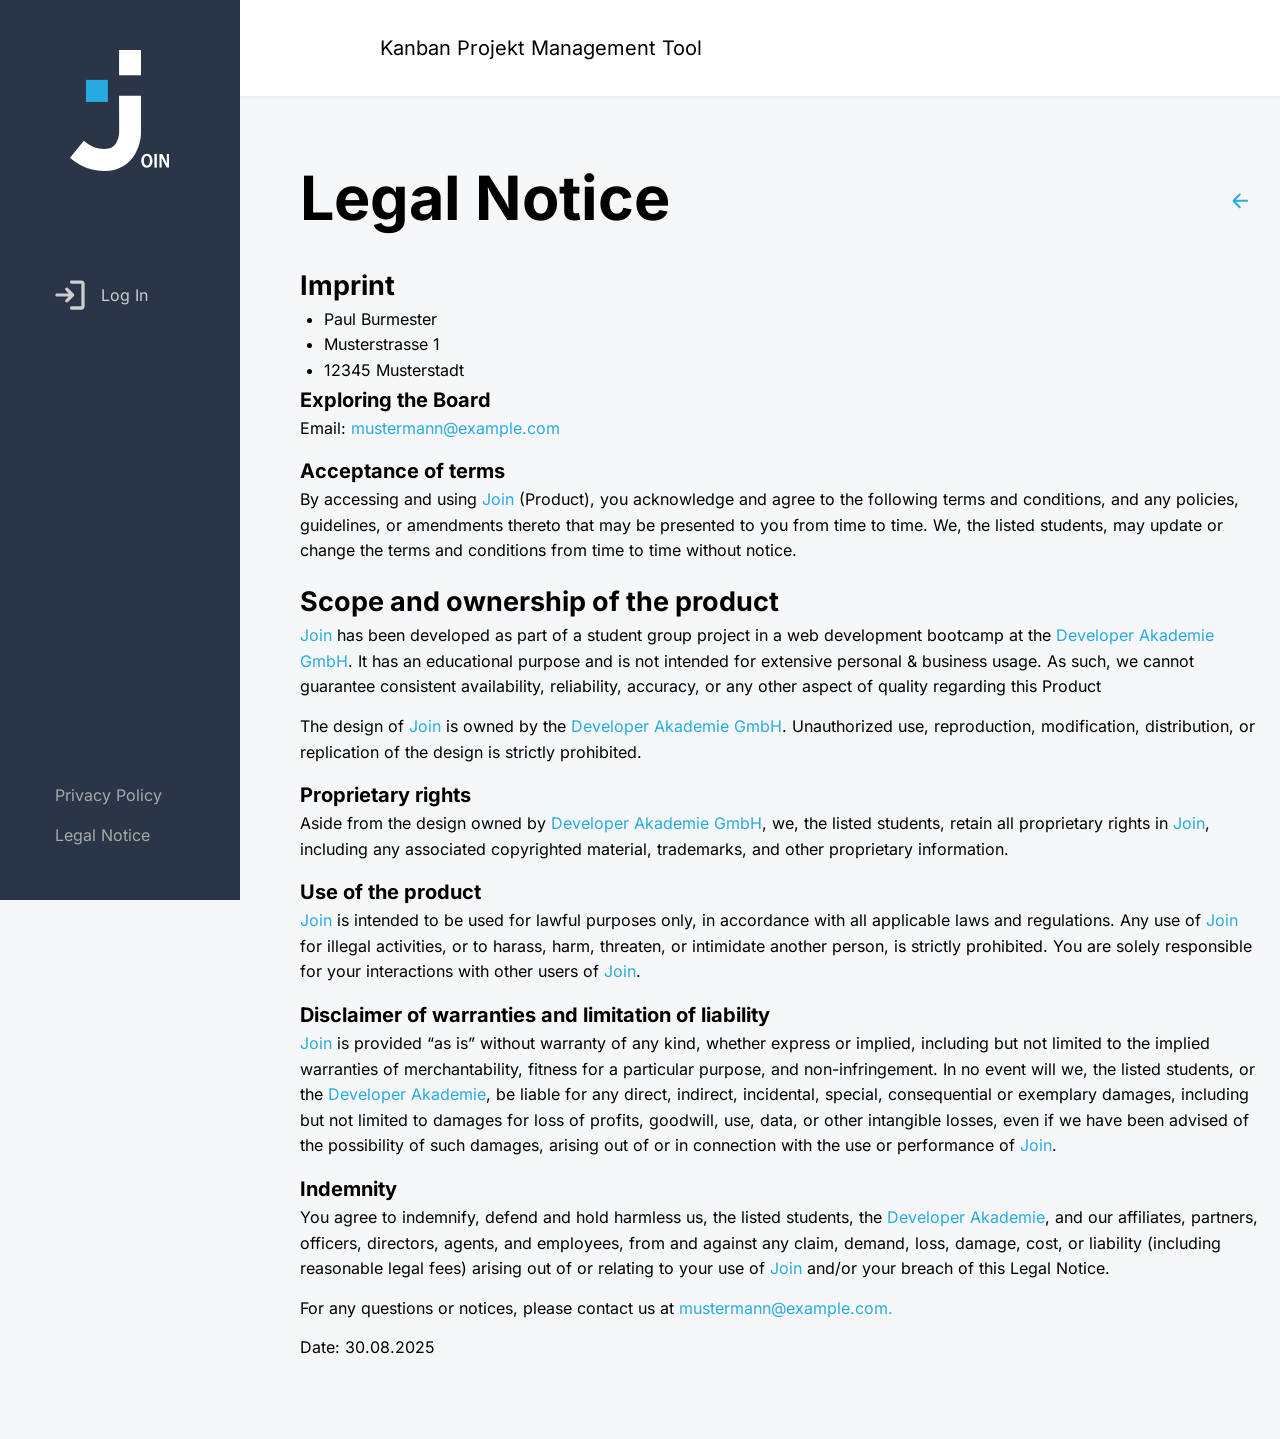
<file: html/legalNotice.html>
<!DOCTYPE html>
<html lang="en">
  <head>
    <meta charset="utf-8" />
    <meta name="viewport" content="width=device-width, initial-scale=1" />
    <title>Join – Legal Notice</title>
    <link rel="shortcut icon" href="../assets/svg/join_logo.svg" type="image/x-icon" />
    <link rel="stylesheet" href="../styles/fonts.css" />
    <link rel="stylesheet" href="../style.css" />
    <link rel="stylesheet" href="../styles/standard.css" />
    <link rel="stylesheet" href="../styles/legal.css" />
    <link rel="stylesheet" href="../styles/colors.css" />
  </head>
  <body onload="sidebarHeaderInit()">
    <header id="header">
      <div class="header-content" id="header">
        <img src="../assets/svg/join_logo_small.svg" class="headerLogo" style="height: 39px" alt="Join Logo" />
        <h6>Kanban Projekt Management Tool</h6>
        <nav id="headerNav" class="header-nav">
          <a href="../html/help.html" class="help-link" aria-label="Help">
            <img class="helper" src="../assets/svg/help.svg" alt="Hilfe" />
          </a>
          <div id="userAvatar" class="header-avatar" title="Profil" onclick="toggleProfileMenu(event)"></div>
          <div id="guestAvatar" class="avatar-wrapper" title="Gast" onclick="toggleProfileMenu(event)">
            <img class="default" src="../assets/img/guest.png" alt="Gastprofil" />
            <img class="hover" src="../assets/img/guest-hover.png" alt="Gastprofil Hover" />
          </div>
          <div id="profileMenu" class="profile-menu" style="display: none">
            <a class="menu-item helpMobile" href="../html/help.html">Help</a>
            <a class="menu-item" href="../html/legalNotice.html">Legal Notice</a>
            <a class="menu-item" href="../html/privacyPolicy.html">Privacy Policy</a>
            <a class="menu-item" href="../index.html" onclick="logout()">Log Out</a>
          </div>
        </nav>
      </div>
    </header>
    <aside id="sidebar">
      <aside class="sidebar">
        <div class="sb-header">
          <img class="join-logo" src="../assets/svg/join_logo_white.svg" alt="Join Logo" />
        </div>
        <ul id="internalSidebar" class="nav-list d_none">
          <li class="nav-item">
            <a class="nav-link" href="../html/summary.html">
              <span class="icon"><img src="../assets/svg/summary.svg" alt="Summary" /></span>
              <span>Summary</span>
            </a>
          </li>
          <li class="nav-item">
            <a class="nav-link" href="../html/addTask.html">
              <span class="icon"><img src="../assets/svg/add_task.svg" alt="Add Task" /></span>
              <span>Add Task</span>
            </a>
          </li>
          <li class="nav-item">
            <a class="nav-link" href="../html/board.html">
              <span class="icon"><img src="../assets/svg/board.svg" alt="Board" /></span>
              <span>Board</span>
            </a>
          </li>
          <li class="nav-item">
            <a class="nav-link" href="../html/contacts.html">
              <span class="icon"><img src="../assets/svg/contacts.svg" alt="Contacts" /></span>
              <span>Contacts</span>
            </a>
          </li>
        </ul>
        <ul id="externalSidebar" class="nav-list d_none">
          <li class="nav-item">
            <a onclick="showLoginScreen()" class="nav-link" href="../index.html">
              <span class="icon"><img src="../assets/svg/login.svg" alt="Log In" /></span>
              <span>Log In</span>
            </a>
          </li>
          <div class="external-sb-footer">
            <a class="nav-link" href="../html/privacyPolicy.html">Privacy Policy</a>
            <a class="nav-link" href="../html/legalNotice.html">Legal Notice</a>
          </div>
        </ul>
        <div class="sb-footer">
          <a href="../html/privacyPolicy.html">Privacy Policy</a>
          <a href="../html/legalNotice.html">Legal Notice</a>
        </div>
      </aside>
    </aside>
    <main class="legalContent">
      <h1>Legal Notice</h1>
      <img class="scroll-arrow" src="../assets/svg/Default-arrow.svg" alt="Go back" onclick="backArrow()" />
      <h3 class="font_700_27">Imprint</h3>
      <ul>
        <li>Paul Burmester</li>
        <li>Musterstrasse 1</li>
        <li>12345 Musterstadt</li>
      </ul>
      <h5>Exploring the Board</h5>
      <p>Email: <a href=""> mustermann@example.com</a></p>
      <h5>Acceptance of terms</h5>
      <p>
        By accessing and using <a href="join-1323.developerakademie.net">Join</a> (Product), you acknowledge and agree to the following terms and conditions, and any policies, guidelines, or
        amendments thereto that may be presented to you from time to time. We, the listed students, may update or change the terms and conditions from time to time without notice.
      </p>
      <h3>Scope and ownership of the product</h3>
      <p>
        <a href="join-1323.developerakademie.net">Join</a> has been developed as part of a student group project in a web development bootcamp at the
        <a href="https://developerakademie.com/">Developer Akademie GmbH</a>. It has an educational purpose and is not intended for extensive personal & business usage. As such, we cannot guarantee
        consistent availability, reliability, accuracy, or any other aspect of quality regarding this Product
      </p>
      <p>
        The design of <a href="join-1323.developerakademie.net">Join</a> is owned by the <a href="https://developerakademie.com/">Developer Akademie GmbH</a>. Unauthorized use, reproduction,
        modification, distribution, or replication of the design is strictly prohibited.
      </p>
      <h5>Proprietary rights</h5>
      <p>
        Aside from the design owned by <a href="https://developerakademie.com/">Developer Akademie GmbH</a>, we, the listed students, retain all proprietary rights in
        <a href="join-1323.developerakademie.net">Join</a>, including any associated copyrighted material, trademarks, and other proprietary information.
      </p>
      <h5>Use of the product</h5>
      <p>
        <a href="join-1323.developerakademie.net">Join</a> is intended to be used for lawful purposes only, in accordance with all applicable laws and regulations. Any use of
        <a href="join-1323.developerakademie.net">Join</a> for illegal activities, or to harass, harm, threaten, or intimidate another person, is strictly prohibited. You are solely responsible for
        your interactions with other users of <a href="join-1323.developerakademie.net">Join</a>.
      </p>
      <h5>Disclaimer of warranties and limitation of liability</h5>
      <p>
        <a href="join-1323.developerakademie.net">Join</a> is provided “as is” without warranty of any kind, whether express or implied, including but not limited to the implied warranties of
        merchantability, fitness for a particular purpose, and non-infringement. In no event will we, the listed students, or the <a href="https://developerakademie.com/">Developer Akademie</a>, be
        liable for any direct, indirect, incidental, special, consequential or exemplary damages, including but not limited to damages for loss of profits, goodwill, use, data, or other intangible
        losses, even if we have been advised of the possibility of such damages, arising out of or in connection with the use or performance of <a href="join-1323.developerakademie.net">Join</a>.
      </p>
      <h5>Indemnity</h5>
      <p>
        You agree to indemnify, defend and hold harmless us, the listed students, the <a href="https://developerakademie.com/">Developer Akademie</a>, and our affiliates, partners, officers,
        directors, agents, and employees, from and against any claim, demand, loss, damage, cost, or liability (including reasonable legal fees) arising out of or relating to your use of
        <a href="join-1323.developerakademie.net">Join</a> and/or your breach of this Legal Notice.
      </p>
      <p>For any questions or notices, please contact us at <a href="">mustermann@example.com.</a></p>
      <p>Date: 30.08.2025</p>
    </main>
    <script src="../scripts/logIn.js"></script>
    <script src="../script.js"></script>
  </body>
</html>
</file>
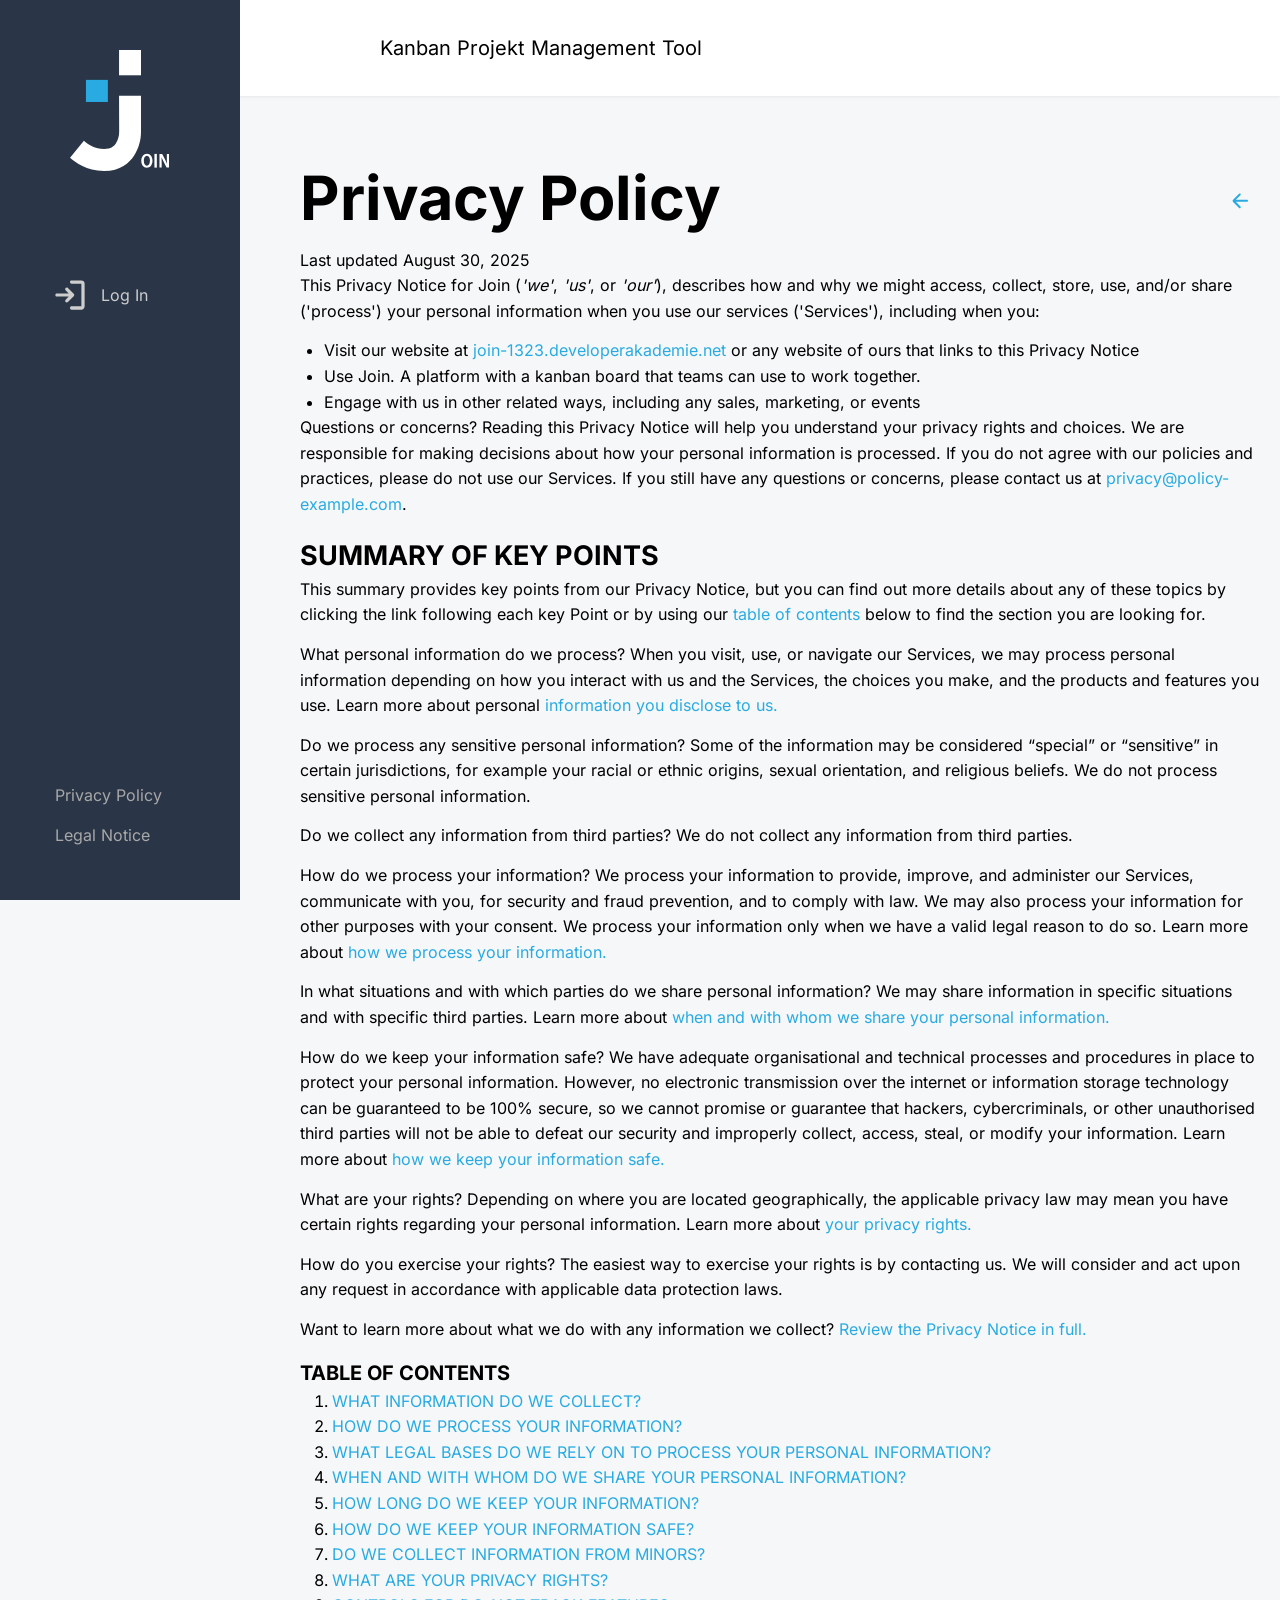
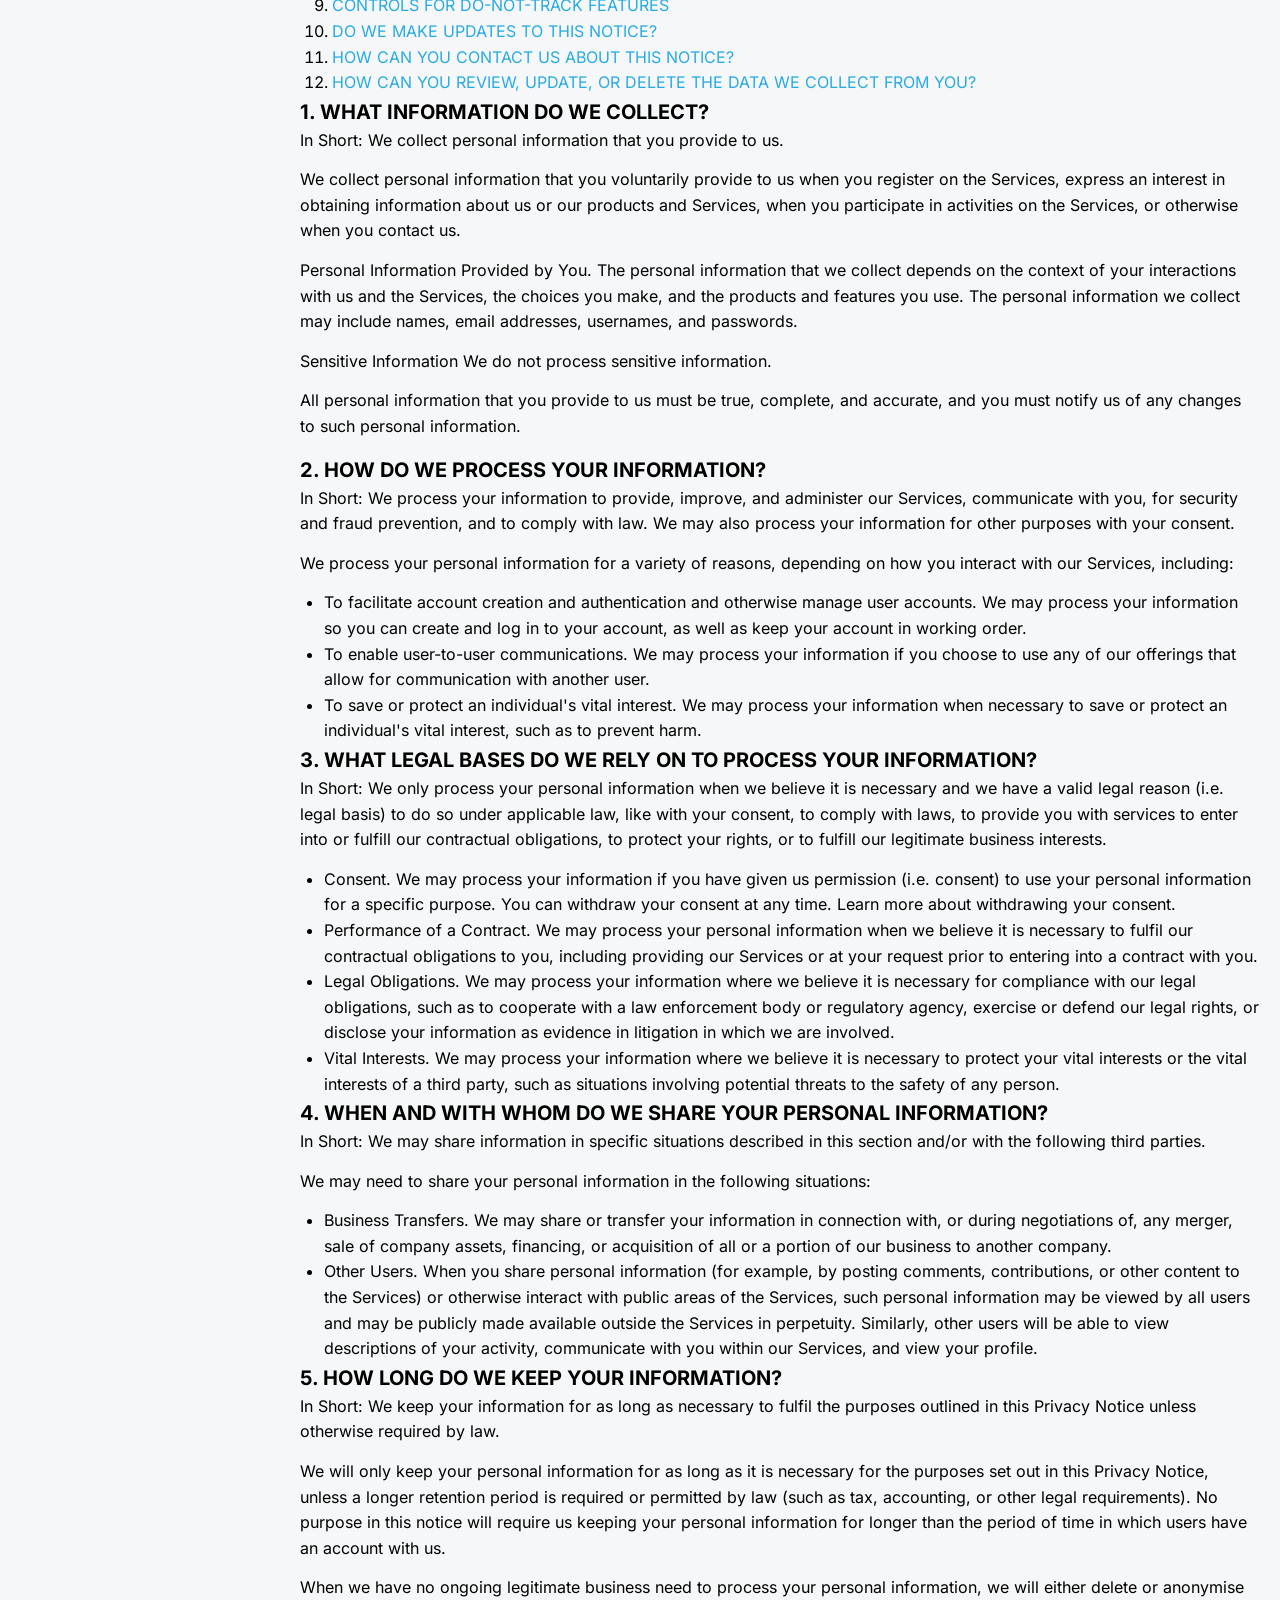
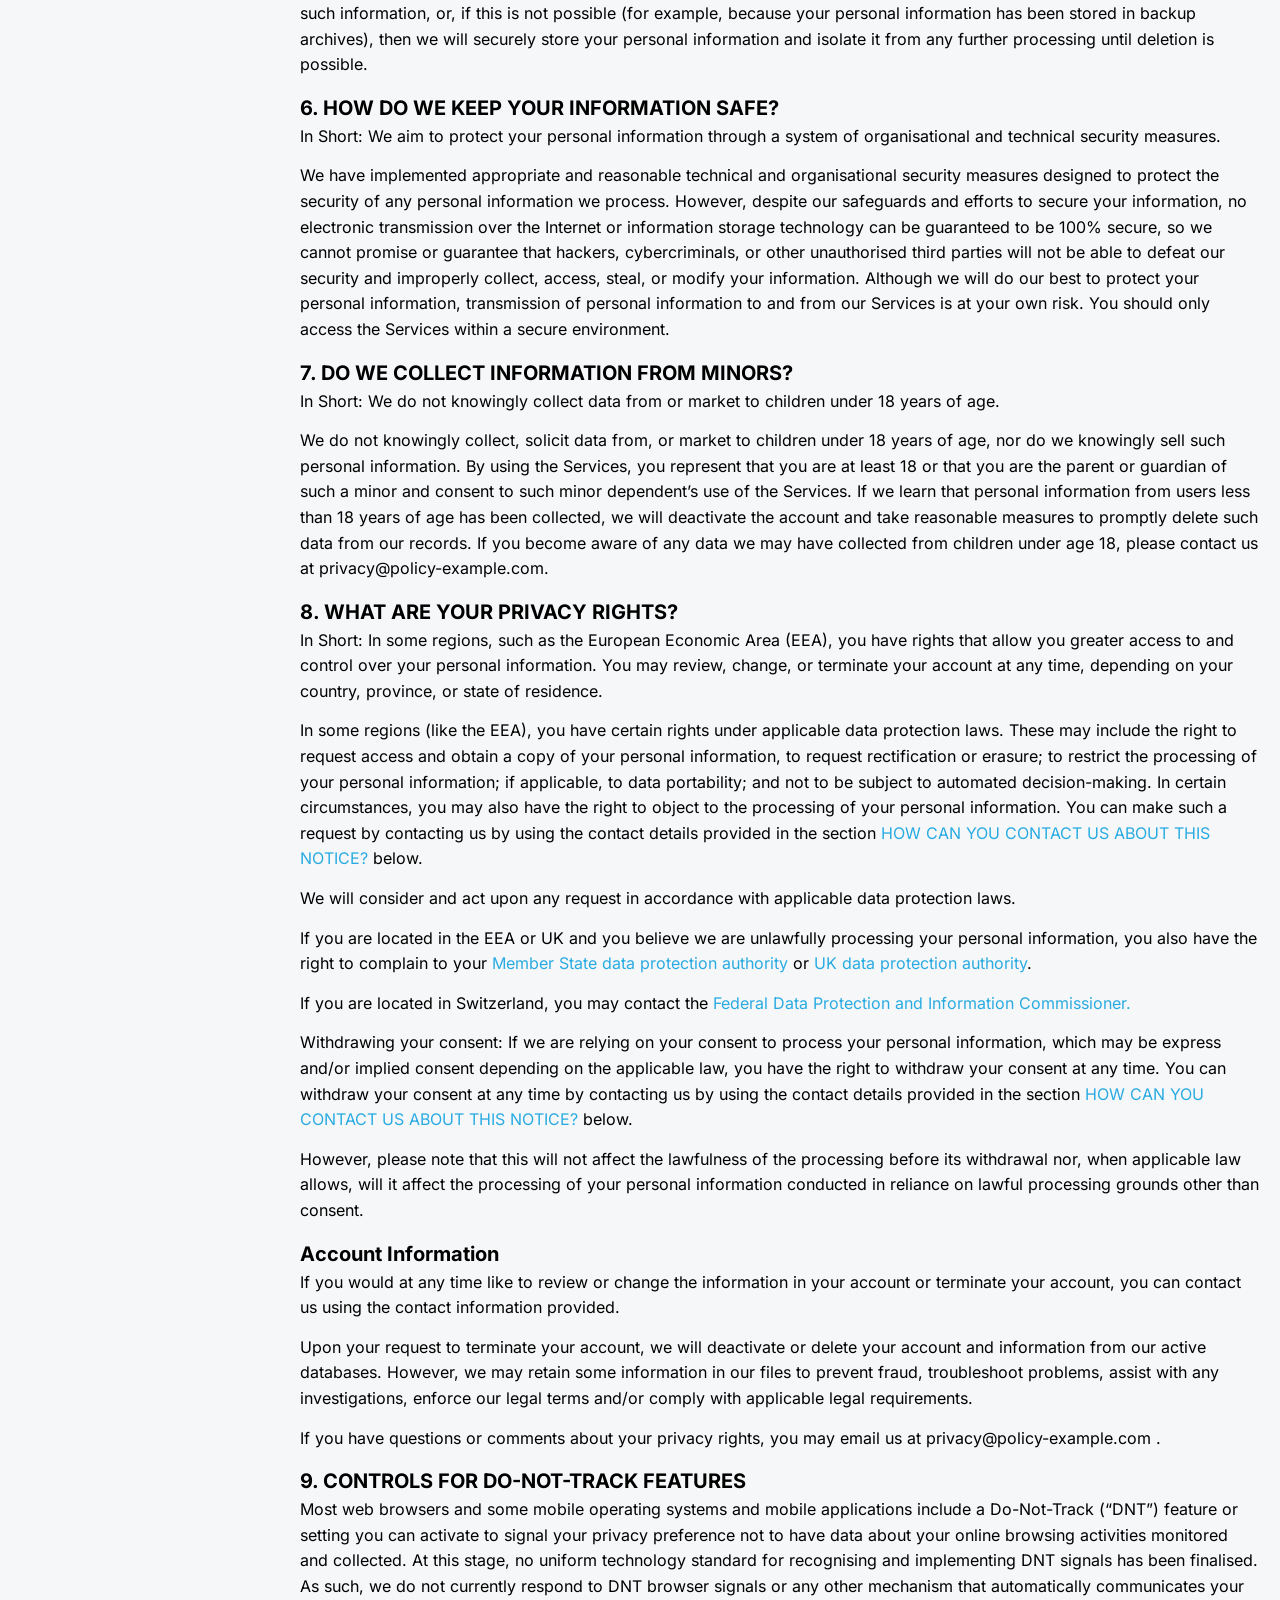
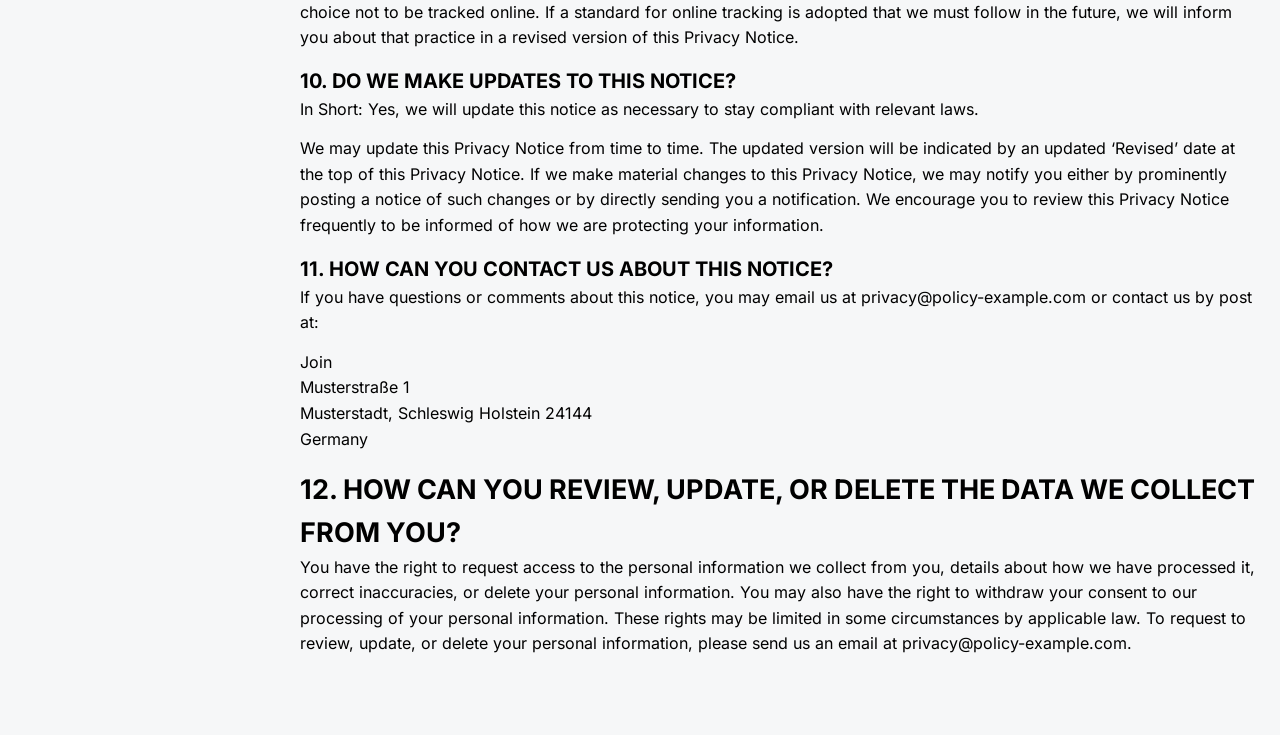
<file: html/privacyPolicy.html>
<!DOCTYPE html>
<html lang="en">
  <head>
    <meta charset="utf-8" />
    <meta name="viewport" content="width=device-width, initial-scale=1" />
    <title>Join – Privacy Policy</title>
    <link rel="shortcut icon" href="../assets/svg/join_logo.svg" type="image/x-icon" />
    <link rel="stylesheet" href="../styles/fonts.css" />
    <link rel="stylesheet" href="../style.css" />
    <link rel="stylesheet" href="../styles/standard.css" />
    <link rel="stylesheet" href="../styles/legal.css" />
    <link rel="stylesheet" href="../styles/colors.css" />
  </head>
  <body onload="sidebarHeaderInit()">
    <header id="header">
      <div class="header-content" id="header">
        <img src="../assets/svg/join_logo_small.svg" class="headerLogo" style="height: 39px" alt="Join Logo" />
        <h6>Kanban Projekt Management Tool</h6>
        <nav id="headerNav" class="header-nav">
          <a href="../html/help.html" class="help-link" aria-label="Help">
            <img class="helper" src="../assets/svg/help.svg" alt="Hilfe" />
          </a>
          <div id="userAvatar" class="header-avatar" title="Profil" onclick="toggleProfileMenu(event)"></div>
          <div id="guestAvatar" class="avatar-wrapper" title="Gast" onclick="toggleProfileMenu(event)">
            <img class="default" src="../assets/img/guest.png" alt="Gastprofil" />
            <img class="hover" src="../assets/img/guest-hover.png" alt="Gastprofil Hover" />
          </div>
          <div id="profileMenu" class="profile-menu" style="display: none">
            <a class="menu-item helpMobile" href="../html/help.html">Help</a>
            <a class="menu-item" href="../html/legalNotice.html">Legal Notice</a>
            <a class="menu-item" href="../html/privacyPolicy.html">Privacy Policy</a>
            <a class="menu-item" href="../index.html" onclick="logout()">Log Out</a>
          </div>
        </nav>
      </div>
    </header>
    <aside id="sidebar">
      <aside class="sidebar">
        <div class="sb-header">
          <img class="join-logo" src="../assets/svg/join_logo_white.svg" alt="Join Logo" />
        </div>
        <ul id="internalSidebar" class="nav-list d_none">
          <li class="nav-item">
            <a class="nav-link" href="../html/summary.html">
              <span class="icon"><img src="../assets/svg/summary.svg" alt="Summary" /></span>
              <span>Summary</span>
            </a>
          </li>
          <li class="nav-item">
            <a class="nav-link" href="../html/addTask.html">
              <span class="icon"><img src="../assets/svg/add_task.svg" alt="Add Task" /></span>
              <span>Add Task</span>
            </a>
          </li>
          <li class="nav-item">
            <a class="nav-link" href="../html/board.html">
              <span class="icon"><img src="../assets/svg/board.svg" alt="Board" /></span>
              <span>Board</span>
            </a>
          </li>
          <li class="nav-item">
            <a class="nav-link" href="../html/contacts.html">
              <span class="icon"><img src="../assets/svg/contacts.svg" alt="Contacts" /></span>
              <span>Contacts</span>
            </a>
          </li>
        </ul>
        <ul id="externalSidebar" class="nav-list d_none">
          <li class="nav-item">
            <a onclick="showLoginScreen()" class="nav-link" href="../index.html">
              <span class="icon"><img src="../assets/svg/login.svg" alt="Log In" /></span>
              <span>Log In</span>
            </a>
          </li>
          <div class="external-sb-footer">
            <a class="nav-link" href="../html/privacyPolicy.html">Privacy Policy</a>
            <a class="nav-link" href="../html/legalNotice.html">Legal Notice</a>
          </div>
        </ul>
        <div class="sb-footer">
          <a href="../html/privacyPolicy.html">Privacy Policy</a>
          <a href="../html/legalNotice.html">Legal Notice</a>
        </div>
      </aside>
    </aside>
    <main class="legalContent">
      <h1>Privacy Policy</h1>
      <img class="scroll-arrow" src="../assets/svg/Default-arrow.svg" alt="Go back" onclick="backArrow()" />
      <div class="updated">Last updated August 30, 2025</div>
      <p>
        This Privacy Notice for Join (<em>'we'</em>, <em>'us'</em>, or <em>'our'</em>), describes how and why we might access, collect, store, use, and/or share (<strong>'process'</strong>) your
        personal information when you use our services (<strong>'Services'</strong>), including when you:
      </p>
      <ul>
        <li>
          Visit our website at
          <a href="#" rel="noopener">join-1323.developerakademie.net</a> or any website of ours that links to this Privacy Notice
        </li>
        <li>Use Join. A platform with a kanban board that teams can use to work together.</li>
        <li>Engage with us in other related ways, including any sales, marketing, or events</li>
      </ul>
      <p>
        <strong>Questions or concerns?</strong> Reading this Privacy Notice will help you understand your privacy rights and choices. We are responsible for making decisions about how your personal
        information is processed. If you do not agree with our policies and practices, please do not use our Services. If you still have any questions or concerns, please contact us at
        <a href="mailto:privacy@policy-example.com">privacy@policy-example.com</a>.
      </p>
      <h3>SUMMARY OF KEY POINTS</h3>
      <p>
        <strong
          >This summary provides key points from our Privacy Notice, but you can find out more details about any of these topics by clicking the link following each key Point or by using our
          <a href="#tableOfContents">table of contents</a> below to find the section you are looking for.</strong
        >
      </p>
      <p>
        <strong>What personal information do we process? </strong> When you visit, use, or navigate our Services, we may process personal information depending on how you interact with us and the
        Services, the choices you make, and the products and features you use. Learn more about personal
        <a href="#section1">information you disclose to us.</a>
      </p>
      <p>
        <strong>Do we process any sensitive personal information? </strong>Some of the information may be considered “special” or “sensitive” in certain jurisdictions, for example your racial or
        ethnic origins, sexual orientation, and religious beliefs. We do not process sensitive personal information.
      </p>
      <p><strong>Do we collect any information from third parties? </strong>We do not collect any information from third parties.</p>
      <p>
        <strong>How do we process your information? </strong>We process your information to provide, improve, and administer our Services, communicate with you, for security and fraud prevention, and
        to comply with law. We may also process your information for other purposes with your consent. We process your information only when we have a valid legal reason to do so. Learn more about
        <a href="#section2">how we process your information.</a>
      </p>
      <p>
        <strong>In what situations and with which parties do we share personal information? </strong>
        We may share information in specific situations and with specific third parties. Learn more about
        <a href="#section4">when and with whom we share your personal information.</a>
      </p>
      <p>
        <strong>How do we keep your information safe? </strong>We have adequate organisational and technical processes and procedures in place to protect your personal information. However, no
        electronic transmission over the internet or information storage technology can be guaranteed to be 100% secure, so we cannot promise or guarantee that hackers, cybercriminals, or other
        unauthorised third parties will not be able to defeat our security and improperly collect, access, steal, or modify your information. Learn more about
        <a href="#section6">how we keep your information safe.</a>
      </p>
      <p>
        <strong>What are your rights? </strong>Depending on where you are located geographically, the applicable privacy law may mean you have certain rights regarding your personal information. Learn
        more about
        <a href="#section8">your privacy rights.</a>
      </p>
      <p>
        <strong>How do you exercise your rights? </strong>The easiest way to exercise your rights is by contacting us. We will consider and act upon any request in accordance with applicable data
        protection laws.
      </p>
      <p>
        Want to learn more about what we do with any information we collect?
        <a href="#section1">Review the Privacy Notice in full.</a>
      </p>

      <h5 id="tableOfContents">TABLE OF CONTENTS</h5>
      <ol>
        <li><a href="#section1">WHAT INFORMATION DO WE COLLECT?</a></li>
        <li><a href="#section2">HOW DO WE PROCESS YOUR INFORMATION?</a></li>
        <li>
          <a href="#section3">WHAT LEGAL BASES DO WE RELY ON TO PROCESS YOUR PERSONAL INFORMATION?</a>
        </li>
        <li>
          <a href="#section4">WHEN AND WITH WHOM DO WE SHARE YOUR PERSONAL INFORMATION?</a>
        </li>
        <li><a href="#section5">HOW LONG DO WE KEEP YOUR INFORMATION?</a></li>
        <li><a href="#section6">HOW DO WE KEEP YOUR INFORMATION SAFE?</a></li>
        <li><a href="#section7">DO WE COLLECT INFORMATION FROM MINORS?</a></li>
        <li><a href="#section8">WHAT ARE YOUR PRIVACY RIGHTS?</a></li>
        <li><a href="#section9">CONTROLS FOR DO-NOT-TRACK FEATURES</a></li>
        <li><a href="#section10">DO WE MAKE UPDATES TO THIS NOTICE?</a></li>
        <li>
          <a href="#section11">HOW CAN YOU CONTACT US ABOUT THIS NOTICE?</a>
        </li>
        <li>
          <a href="#section12">HOW CAN YOU REVIEW, UPDATE, OR DELETE THE DATA WE COLLECT FROM YOU?</a>
        </li>
      </ol>
      <h5 id="section1">1. WHAT INFORMATION DO WE COLLECT?</h5>
      <p><strong>In Short:</strong> We collect personal information that you provide to us.</p>
      <p>
        We collect personal information that you voluntarily provide to us when you register on the Services, express an interest in obtaining information about us or our products and Services, when
        you participate in activities on the Services, or otherwise when you contact us.
      </p>
      <p>
        <strong>Personal Information Provided by You. </strong>The personal information that we collect depends on the context of your interactions with us and the Services, the choices you make, and
        the products and features you use. The personal information we collect may include names, email addresses, usernames, and passwords.
      </p>
      <p><strong>Sensitive Information </strong>We do not process sensitive information.</p>
      <p>All personal information that you provide to us must be true, complete, and accurate, and you must notify us of any changes to such personal information.</p>
      <h5 id="section2">2. HOW DO WE PROCESS YOUR INFORMATION?</h5>
      <p>
        <strong>In Short:</strong> We process your information to provide, improve, and administer our Services, communicate with you, for security and fraud prevention, and to comply with law. We may
        also process your information for other purposes with your consent.
      </p>
      <p>
        <strong>We process your personal information for a variety of reasons, depending on how you interact with our Services, including:</strong>
      </p>
      <ul>
        <li>
          <strong>To facilitate account creation and authentication and otherwise manage user accounts.</strong> We may process your information so you can create and log in to your account, as well
          as keep your account in working order.
        </li>
        <li><strong>To enable user-to-user communications.</strong> We may process your information if you choose to use any of our offerings that allow for communication with another user.</li>
        <li>
          <strong>To save or protect an individual's vital interest.</strong> We may process your information when necessary to save or protect an individual's vital interest, such as to prevent harm.
        </li>
      </ul>
      <h5 id="section3">3. WHAT LEGAL BASES DO WE RELY ON TO PROCESS YOUR INFORMATION?</h5>
      <p>
        <strong>In Short:</strong> We only process your personal information when we believe it is necessary and we have a valid legal reason (i.e. legal basis) to do so under applicable law, like
        with your consent, to comply with laws, to provide you with services to enter into or fulfill our contractual obligations, to protect your rights, or to fulfill our legitimate business
        interests.
      </p>
      <ul>
        <li>
          <strong>Consent.</strong> We may process your information if you have given us permission (i.e. consent) to use your personal information for a specific purpose. You can withdraw your
          consent at any time. Learn more about withdrawing your consent.
        </li>
        <li>
          <strong>Performance of a Contract.</strong> We may process your personal information when we believe it is necessary to fulfil our contractual obligations to you, including providing our
          Services or at your request prior to entering into a contract with you.
        </li>
        <li>
          <strong>Legal Obligations.</strong> We may process your information where we believe it is necessary for compliance with our legal obligations, such as to cooperate with a law enforcement
          body or regulatory agency, exercise or defend our legal rights, or disclose your information as evidence in litigation in which we are involved.
        </li>
        <li>
          <strong>Vital Interests.</strong> We may process your information where we believe it is necessary to protect your vital interests or the vital interests of a third party, such as situations
          involving potential threats to the safety of any person.
        </li>
      </ul>
      <h5 id="section4">4. WHEN AND WITH WHOM DO WE SHARE YOUR PERSONAL INFORMATION?</h5>
      <p><strong>In Short:</strong> We may share information in specific situations described in this section and/or with the following third parties.</p>
      <p>We may need to share your personal information in the following situations:</p>
      <ul>
        <li>
          <strong>Business Transfers.</strong> We may share or transfer your information in connection with, or during negotiations of, any merger, sale of company assets, financing, or acquisition of
          all or a portion of our business to another company.
        </li>
        <li>
          <strong>Other Users.</strong> When you share personal information (for example, by posting comments, contributions, or other content to the Services) or otherwise interact with public areas
          of the Services, such personal information may be viewed by all users and may be publicly made available outside the Services in perpetuity. Similarly, other users will be able to view
          descriptions of your activity, communicate with you within our Services, and view your profile.
        </li>
      </ul>
      <h5 id="section5">5. HOW LONG DO WE KEEP YOUR INFORMATION?</h5>
      <p><strong>In Short:</strong> We keep your information for as long as necessary to fulfil the purposes outlined in this Privacy Notice unless otherwise required by law.</p>
      <p>
        We will only keep your personal information for as long as it is necessary for the purposes set out in this Privacy Notice, unless a longer retention period is required or permitted by law
        (such as tax, accounting, or other legal requirements). No purpose in this notice will require us keeping your personal information for longer than the period of time in which users have an
        account with us.
      </p>
      <p>
        When we have no ongoing legitimate business need to process your personal information, we will either delete or anonymise such information, or, if this is not possible (for example, because
        your personal information has been stored in backup archives), then we will securely store your personal information and isolate it from any further processing until deletion is possible.
      </p>
      <h5 id="section6">6. HOW DO WE KEEP YOUR INFORMATION SAFE?</h5>
      <p><strong>In Short:</strong> We aim to protect your personal information through a system of organisational and technical security measures.</p>
      <p>
        We have implemented appropriate and reasonable technical and organisational security measures designed to protect the security of any personal information we process. However, despite our
        safeguards and efforts to secure your information, no electronic transmission over the Internet or information storage technology can be guaranteed to be 100% secure, so we cannot promise or
        guarantee that hackers, cybercriminals, or other unauthorised third parties will not be able to defeat our security and improperly collect, access, steal, or modify your information. Although
        we will do our best to protect your personal information, transmission of personal information to and from our Services is at your own risk. You should only access the Services within a secure
        environment.
      </p>
      <h5 id="section7">7. DO WE COLLECT INFORMATION FROM MINORS?</h5>
      <p><strong>In Short:</strong> We do not knowingly collect data from or market to children under 18 years of age.</p>
      <p>
        We do not knowingly collect, solicit data from, or market to children under 18 years of age, nor do we knowingly sell such personal information. By using the Services, you represent that you
        are at least 18 or that you are the parent or guardian of such a minor and consent to such minor dependent’s use of the Services. If we learn that personal information from users less than 18
        years of age has been collected, we will deactivate the account and take reasonable measures to promptly delete such data from our records. If you become aware of any data we may have
        collected from children under age 18, please contact us at privacy@policy-example.com.
      </p>
      <h5 id="section8">8. WHAT ARE YOUR PRIVACY RIGHTS?</h5>
      <p>
        <strong>In Short:</strong> In some regions, such as the European Economic Area (EEA), you have rights that allow you greater access to and control over your personal information. You may
        review, change, or terminate your account at any time, depending on your country, province, or state of residence.
      </p>
      <p>
        In some regions (like the EEA), you have certain rights under applicable data protection laws. These may include the right to request access and obtain a copy of your personal information, to
        request rectification or erasure; to restrict the processing of your personal information; if applicable, to data portability; and not to be subject to automated decision-making. In certain
        circumstances, you may also have the right to object to the processing of your personal information. You can make such a request by contacting us by using the contact details provided in the
        section <a href="#section11">HOW CAN YOU CONTACT US ABOUT THIS NOTICE?</a> below.
      </p>
      <p>We will consider and act upon any request in accordance with applicable data protection laws.</p>
      <p>
        If you are located in the EEA or UK and you believe we are unlawfully processing your personal information, you also have the right to complain to your
        <a href="https://ec.europa.eu/newsroom/article29/items/612080">Member State data protection authority</a> or
        <a href="https://ico.org.uk/make-a-complaint/data-protection-complaints/">UK data protection authority</a>.
      </p>
      <p>If you are located in Switzerland, you may contact the <a href="https://www.edoeb.admin.ch/en">Federal Data Protection and Information Commissioner.</a></p>
      <p>
        <strong>Withdrawing your consent:</strong> If we are relying on your consent to process your personal information, which may be express and/or implied consent depending on the applicable law,
        you have the right to withdraw your consent at any time. You can withdraw your consent at any time by contacting us by using the contact details provided in the section
        <a href="#section11">HOW CAN YOU CONTACT US ABOUT THIS NOTICE?</a> below.
      </p>
      <p>
        However, please note that this will not affect the lawfulness of the processing before its withdrawal nor, when applicable law allows, will it affect the processing of your personal
        information conducted in reliance on lawful processing grounds other than consent.
      </p>
      <h5>Account Information</h5>
      <p>If you would at any time like to review or change the information in your account or terminate your account, you can contact us using the contact information provided.</p>
      <p>
        Upon your request to terminate your account, we will deactivate or delete your account and information from our active databases. However, we may retain some information in our files to
        prevent fraud, troubleshoot problems, assist with any investigations, enforce our legal terms and/or comply with applicable legal requirements.
      </p>
      <p>If you have questions or comments about your privacy rights, you may email us at privacy@policy-example.com .</p>
      <h5 id="section9">9. CONTROLS FOR DO-NOT-TRACK FEATURES</h5>
      <p>
        Most web browsers and some mobile operating systems and mobile applications include a Do-Not-Track (“DNT”) feature or setting you can activate to signal your privacy preference not to have
        data about your online browsing activities monitored and collected. At this stage, no uniform technology standard for recognising and implementing DNT signals has been finalised. As such, we
        do not currently respond to DNT browser signals or any other mechanism that automatically communicates your choice not to be tracked online. If a standard for online tracking is adopted that
        we must follow in the future, we will inform you about that practice in a revised version of this Privacy Notice.
      </p>
      <h5 id="section10">10. DO WE MAKE UPDATES TO THIS NOTICE?</h5>
      <p><strong>In Short:</strong> Yes, we will update this notice as necessary to stay compliant with relevant laws.</p>
      <p>
        We may update this Privacy Notice from time to time. The updated version will be indicated by an updated ‘Revised’ date at the top of this Privacy Notice. If we make material changes to this
        Privacy Notice, we may notify you either by prominently posting a notice of such changes or by directly sending you a notification. We encourage you to review this Privacy Notice frequently to
        be informed of how we are protecting your information.
      </p>
      <h5 id="section11">11. HOW CAN YOU CONTACT US ABOUT THIS NOTICE?</h5>
      <p>If you have questions or comments about this notice, you may email us at privacy@policy-example.com or contact us by post at:</p>
      <p>Join<br />Musterstraße 1 <br />Musterstadt, Schleswig Holstein 24144 <br />Germany</p>
      <h3 id="section12">12. HOW CAN YOU REVIEW, UPDATE, OR DELETE THE DATA WE COLLECT FROM YOU?</h3>
      <p>
        You have the right to request access to the personal information we collect from you, details about how we have processed it, correct inaccuracies, or delete your personal information. You may
        also have the right to withdraw your consent to our processing of your personal information. These rights may be limited in some circumstances by applicable law. To request to review, update,
        or delete your personal information, please send us an email at privacy@policy-example.com.
      </p>
    </main>
    <script src="../scripts/logIn.js"></script>
    <script src="../script.js"></script>
  </body>
</html>
</file>
<file: styles/fonts.css>
@font-face {
  font-display: block;
  /* Check https://developer.mozilla.org/en-US/docs/Web/CSS/@font-face/font-display for other options. */
  font-family: "Inter";
  font-style: normal;
  font-weight: 400;
  src: url("../assets/fonts/inter-v19-latin-regular.woff2") format("woff2");
}

@font-face {
  font-display: block; /* Check https://developer.mozilla.org/en-US/docs/Web/CSS/@font-face/font-display for other options. */
  font-family: "Inter";
  font-style: normal;
  font-weight: 500;
  src: url("../assets/fonts/inter-v19-latin-500.woff2") format("woff2"); /* Chrome 36+, Opera 23+, Firefox 39+, Safari 12+, iOS 10+ */
}

@font-face {
  font-display: block; /* Check https://developer.mozilla.org/en-US/docs/Web/CSS/@font-face/font-display for other options. */
  font-family: "Inter";
  font-style: normal;
  font-weight: 600;
  src: url("../assets/fonts/inter-v19-latin-600.woff2") format("woff2"); /* Chrome 36+, Opera 23+, Firefox 39+, Safari 12+, iOS 10+ */
}

@font-face {
  font-display: block;
  /* Check https://developer.mozilla.org/en-US/docs/Web/CSS/@font-face/font-display for other options. */
  font-family: "Inter";
  font-style: normal;
  font-weight: 700;
  src: url("../assets/fonts/inter-v19-latin-700.woff2") format("woff2");
}
</file>
<file: style.css>
.sidebar {
  position: fixed;
  left: 0;
  width: 240px;
  height: 100vh;
  display: flex;
  flex-direction: column;
  background: var(--main-color);
  z-index: 30;
}

.sb-header {
  display: flex;
  justify-content: center;
  align-items: center;
  padding: 50px 0 100px;
}

.join-logo {
  width: 100px;
}

.nav-list {
  display: flex;
  flex-direction: column;
  gap: 12px;
}

.nav-item {
  margin: 0;
  display: flex;
  height: 48px;
}

.nav-item span {
  display: flex;
}

.nav-link {
  display: flex;
  align-items: center;
  gap: 16px;
  color: var(--color-sidebar-icons);
  font-size: 16px;
  width: 100%;
  padding-left: 55px;
}

.nav-link:hover {
  background: var(--color-sidebar-hover);
  color: var(--color-sidebar-icons);
  font-weight: 400 !important;
}

.icon img {
  height: 30px;
  width: 30px;

  transition: filter 0.2s;
}

.nav-link.active {
  background: var(--main-color-dark);
  color: white;
}

.nav-link.active img {
  filter: brightness(0) invert(1);
}

.sb-footer {
  margin-top: auto;
  padding: 55px;
  display: flex;
  flex-direction: column;
  gap: 20px;
  font-size: 16px;
}

.sb-footer a {
  text-align: start !important;
}

header {
  position: fixed;
  top: 0;
  left: 0;
  width: 100%;
  background: white;
  box-shadow: 0 0px 4px 0px rgba(0, 0, 0, 0.1);
  z-index: 20;
}

.header-content {
  max-width: 1920px;
  height: 96px;
  display: flex;
  justify-content: space-between;
  align-items: center;
  padding-left: 380px;
  padding-right: 20px;
}

.headerLogo {
  display: none;
}

.header-nav {
  display: flex;
  align-items: center;
  gap: 20px;
}

.helper {
  width: 20px;
  height: 20px;
  display: block;
  object-fit: contain;
  transition: transform 0.2s;
}

.helper:hover {
  transform: scale(1.2);
}

.header-avatar {
  justify-content: center;
  align-items: center;
  height: 56px;
  width: 56px;
  background-color: white;
  border: solid 3px var(--main-color);
  color: var(--light-blue);
  font-size: 18px;
  font-weight: 600;
  border-radius: 50%;
  cursor: pointer;
}

.header-avatar:hover {
  background-color: rgba(12, 46, 98, 0.12);
}

.header-avatar,
.avatar-wrapper,
.help-link {
  visibility: hidden;
}

.header-initialized .header-avatar,
.header-initialized .avatar-wrapper,
.header-initialized .help-link {
  visibility: visible;
}

.avatar-wrapper {
  width: 56px;
  height: 56px;
  border-radius: 50%;
  overflow: hidden;
  display: flex;
  align-items: center;
  justify-content: center;
  background: #fff;
  cursor: pointer;
  position: relative;
}

.avatar-wrapper img {
  position: absolute;
  width: 100%;
  height: 100%;
  object-fit: cover;
  transition: opacity 0.3s;
}

.avatar-wrapper img.hover {
  opacity: 0;
}

.avatar-wrapper:hover img.hover {
  opacity: 1;
}

.avatar-wrapper:hover img.default {
  opacity: 0;
}

.header-nav {
  position: relative;
}

.profile-menu {
  position: absolute;
  right: 0;
  top: 76px;
  width: 180px;
  background: var(--main-color);
  color: #fff;
  border-radius: 16px 0 16px 16px;
  padding: 12px;
  box-shadow: 0 10px 30px rgba(0, 0, 0, 0.25);
  z-index: 50;
}

.profile-menu .menu-item {
  display: block;
  padding: 12px;
  font-size: 16px;
  line-height: 24px;
  color: var(--sidebar-icon);
  text-align: left;
}

.profile-menu .menu-item:hover {
  background: var(--color-sidebar-hover);

  font-weight: 400;
}

.header-nav .help-link {
  display: block;
}

.external-sb-footer {
  display: flex;
  gap: 4px;
}

.external-sb-footer .nav-link {
  width: 112px;
  color: white;
}

.scroll-arrow {
  position: absolute;
  top: 180px;
  right: 20px;
  width: 40px;
  height: auto;
  border-radius: 50%;
  padding: 8px;
  transition: all 0.3s ease;
}

.scroll-arrow:hover {
  background: #e5e7eb;
  transform: scale(0.8);
  cursor: pointer;
}

@media (min-width: 851px) {
  .helpMobile {
    display: none !important;
  }

  .sidebar {
    top: 0;
  }

  .external-sb-footer {
    display: none;
  }
}

@media (max-width: 850px) {
  .header-content {
    height: 80px;
    padding: 0;
    margin: 0 20px;
    gap: 12px;
  }

  #sidebar {
    height: 90px;
    background: var(--main-bg-color);
    width: 100%;
    z-index: 5;
    position: fixed;
    bottom: 0;
  }

  .header-content h6,
  .helper {
    display: none;
  }

  .headerLogo {
    display: block;
  }

  #userAvatar,
  #guestAvatar {
    height: 40px;
    width: 40px;
  }

  .sidebar {
    position: fixed;
    bottom: 0;
    width: 100vw;
    height: 80px;
    display: flex;
    justify-content: center;
  }

  .nav-list {
    flex-direction: row;
    justify-content: space-evenly;
    margin: 0 6px;
    gap: 2px;
  }

  #externalSidebar {
    justify-content: space-between;
    padding: 0 8px;
  }

  .nav-link {
    flex-direction: column;
    justify-content: center;
    padding: 0;
    gap: 4px;
    font-size: 16px;
    font-weight: 400;
    border-radius: 16px;
  }

  .nav-link .icon img {
    height: 24px;
    width: 24px;
  }

  .nav-item {
    border-radius: 16px;
    height: 80px;
    width: 90px;
  }

  .sb-header,
  .sb-footer {
    display: none;
  }

  .scroll-arrow {
    top: 120px;
  }
}

@media (max-width: 480px) {
  .nav-item {
    width: 76px;
  }
}

@media (max-width: 340px) {
  .nav-link {
    font-size: 16px;
  }

  .nav-item span {
    font-size: 16px;
  }
}

@media (max-height: 739px) {
  .header-content {
    height: 80px;
  }
}
</file>
<file: styles/standard.css>
* {
  margin: 0;
  padding: 0;
  box-sizing: border-box;
  font-family: "Inter";
  font-weight: 400;
  font-size: 16px;
}

html {
  scroll-behavior: smooth;
}

body {
  background-color: var(--main-bg-color);
}

body::-webkit-scrollbar {
  display: none;
}

.d_none {
  display: none !important;
}

button {
  cursor: pointer;
  outline: none;
}

h1 {
  font-weight: 700;
  font-size: 61px;
}

h2 {
  font-weight: 600;
  font-size: 64px;
  margin: 0;
}

h3 {
  font-weight: 700;
  font-size: 27px;
}

h4 {
  font-weight: 400;
  font-size: 27px;
}

h5 {
  font-weight: 700;
  font-size: 20px;
}

h6 {
  font-weight: 400;
  font-size: 20px;
}

.font_700_16 {
  font-weight: 700;
  font-size: 16px;
}

.font_700_21 {
  font-weight: 700;
  font-size: 21px;
}

.btn-dark,
.btn-white {
  border: solid 1px var(--main-color);
  border-radius: 8px;
  padding: 10px 12px;
  transition: ease-in-out 125ms;
}

.btn-dark {
  color: white;
  background: var(--main-color);
}

.btn-white {
  background: white;
  color: var(--main-color);
}

.btn-dark:hover {
  background: var(--light-blue);
  border: solid 1px var(--light-blue);
  box-shadow: 0px 4px 4px 0px rgba(0, 0, 0, 0.25);
}

.btn-dark:active {
  background: var(--main-color-dark);
}

.btn-white:hover {
  border: solid 1px var(--light-blue);
  color: var(--light-blue);
  box-shadow: 0px 4px 4px 0px rgba(0, 0, 0, 0.25);
}

a {
  text-align: center;
  color: var(--color-icon);
  text-decoration: none;
  cursor: pointer;
}

a:hover {
  color: var(--light-blue);
  font-weight: 700;
}

.marginTop8 {
  margin-top: 8px;
}

.marginTop16 {
  margin-top: 16px;
}

.marginTop24 {
  margin-top: 24px;
}

.input {
  border: solid 1px var(--color-placeholder);
  border-radius: 10px;
  padding: 12px 21px;
  background-repeat: no-repeat;
  background-position: right 10px center;
  background-size: 22px 22px;
  font-size: 20px;
  font-weight: 400;
  cursor: text;
  outline: none;
  background-color: white;
  width: 100%;
}

.input::placeholder {
  color: var(--color-placeholder);
  font-size: 20px;
  font-weight: 400;
}

.input:focus {
  border-color: var(--light-blue);
}

.input-error {
  border-color: var(--input-error);
}

.checkBoxContainer {
  display: flex;
  align-items: center;
  gap: 8px;
  cursor: pointer;
  position: relative;
  border-radius: 43px;
  margin-right: 12px;
  width: fit-content;
  height: 24px;
}

.checkBoxInput {
  position: absolute;
  opacity: 0;
  width: 24px;
  height: 24px;
  margin: 0;
  cursor: pointer;
  z-index: 2;
}

/* Optional: show visible outline when focused with keyboard */
.checkBoxInput:focus-within + .checkBoxIcon {
  outline: 1px solid var(--board-column);
  outline-offset: 1px;
  background-color: var(--bottom-gradient);
  border-radius: 0;
}

.checkBoxIcon {
  width: 24px;
  height: 24px;
  background-image: url("../assets/svg/checkbox.svg");
  background-size: cover;
  background-repeat: no-repeat;
  transition: background-image 0.2s ease, background-color 0.2s ease;
  border-radius: 50%;
}

/* Remove or narrow down this */
.checkBoxContainer:hover {
  .checkBoxIcon {
    background-color: var(--bottom-gradient);
  }
}

/* When checked, swap to filled checkbox */
.checkBoxInput:checked + .checkBoxIcon {
  background-image: url("../assets/svg/checked.svg");
}

.task-added-message {
  display: flex;
  justify-content: center;
  align-items: center;
  gap: 20px;
  position: fixed;
  top: 50%;
  left: 50%;
  width: 326px;
  height: 74px;
  transform: translate(-50%, 100vh); /* start off-screen */
  transition: transform 0.3s cubic-bezier(0.2, 0.8, 0.2, 1);
  background-color: var(--main-color);
  color: white;
  font-size: 20px;
  font-weight: 400;
  border-radius: 20px;
  z-index: 3000;
  text-align: center;
  box-shadow: 0 0 4px 0 rgba(0, 0, 0, 0.15);
}

@media (max-width: 480px) {
  * {
    font-size: 16px;
  }

  h1 {
    font-size: 47px;
  }

  h2 {
    font-size: 47px;
  }

  h4 {
    font-size: 20px;
  }

  h6 {
    font-size: 16px;
  }

  .input {
    padding: 10px 21px;
    font-size: 16px;
  }

  .input::placeholder {
    font-size: 16px;
  }
}

@media (max-width: 450px) {
  h1 {
    font-size: 42px;
    line-height: 1.1;
  }

  h2 {
    font-size: 34px;
    line-height: 1.1;
  }

  h3 {
    font-size: 24px;
  }
}

.date-input-wrapper {
  position: relative;
  width: 100%;
}

.custom-calendar-overlay {
  position: absolute;
  top: calc(100% + 4px);
  left: 0;
  z-index: 1000;
  background: #fff;
  border: 1px solid #ccc;
  border-radius: 8px;
  box-shadow: 0 4px 12px rgba(0, 0, 0, 0.15);
  padding: 12px;
  min-width: 280px;
}

.cal-week,
.cal-grid {
  display: grid;
  grid-template-columns: repeat(7, 1fr);
  gap: 4px;
}

.cal-week div {
  font: 600 11px/1 sans-serif;
  color: #666;
  text-align: center;
}

.cal-day {
  height: 32px;
  border: none;
  border-radius: 4px;
  background: #fff;
  color: #2a3647;
  cursor: pointer;
  font: 400 13px/32px sans-serif;
}

.cal-day:hover {
  background: #f0f0f0;
}

.cal-day.today {
  background: #29abe2;
  color: #fff;
  font-weight: 600;
}

.cal-today {
  width: 100%;
  margin-top: 8px;
  padding: 8px;
  border: 1px solid #29abe2;
  background: #fff;
  color: #29abe2;
  border-radius: 4px;
  cursor: pointer;
}

.cal-today:hover {
  background: #29abe2;
  color: #fff;
}

.cal-head {
  display: flex;
  justify-content: space-between;
  align-items: center;
  margin-bottom: 8px;
  padding-bottom: 6px;
  border-bottom: 1px solid #e0e0e0;
}

.cal-title {
  font-weight: 600;
  font-size: 16px;
  color: #2a3647;
}

.cal-nav-group {
  display: flex;
  gap: 4px;
}

.cal-nav {
  width: 28px;
  height: 28px;
  border: none;
  background: #f0f0f0;
  color: #2a3647;
  border-radius: 4px;
  font-weight: 700;
  cursor: pointer;
}

.cal-nav:hover {
  background: #29abe2;
  color: #fff;
}

.cal-nav:disabled {
  opacity: 0.4;
  cursor: not-allowed;
}
</file>
<file: styles/legal.css>
.legalContent {
  position: relative;
  max-width: 1920px;
  padding: 150px 20px 64px 300px;
  line-height: 1.6;
}

.legalContent a {
  color: var(--light-blue);
}

.legalContent a:hover {
  font-weight: 400;
}

.legalContent h3 {
  margin-top: 16px;
}

.legalContent p {
  margin: 0 0 14px;
}

.legalContent ol {
  margin-left: 32px;
}

.legalContent ul {
  margin-left: 24px;
}

@media (max-width: 850px) {
  .legalContent {
    padding: 110px 20px 100px 20px;
  }
}
</file>
<file: styles/colors.css>
:root {
  --black: #000000;
  --white: #ffffff;
  --color-link: #007cee;
  --color-icon: #a8a8a8;
  --light-blue: #29abe2;
  --color-statsbar: #4589ff;
  --main-color: #2a3647;
  --main-color-dark: #091931;
  --main-bg-color: #f6f7f8;
  --board-column: #42526e;
  --empty-category: #e7e7e7;
  --color-sidebar-icons: #cdcdcd;
  --color-sidebar-hover: #2a3d59;
  --color-placeholder: #d1d1d1;
  --subtask-divider: #d9d9d9;
  --bottom-gradient: #f4f4f4;
  --button-urgent: #ff3d00;
  --button-medium: #ffa800;
  --button-low: #7ae229;
  --form-error: #e60026;
  --input-error: #e60026;
  --contact-bg-blue: #0038ff;
  --contact-bg-light-blue: #00bee8;
  --contact-bg-light-green: #1fd7c1;
  --contact-bg-purple: #6e52ff;
  --contact-bg-lilac: #9327ff;
  --contact-bg-green: #c3ff2b;
  --contact-bg-pink: #fc71ff;
  --contact-bg-red: #ff4646;
  --contact-bg-rose: #ff5eb3;
  --contact-bg-peach: #ff745e;
  --contact-bg-orange: #ff7a00;
  --contact-bg-light-orange: #ffa35e;
  --contact-bg-dark-yellow: #ffbb2b;
  --contact-bg-medium-yellow: #ffc701;
  --contact-bg-yellow: #ffe62b;
}
</file>
